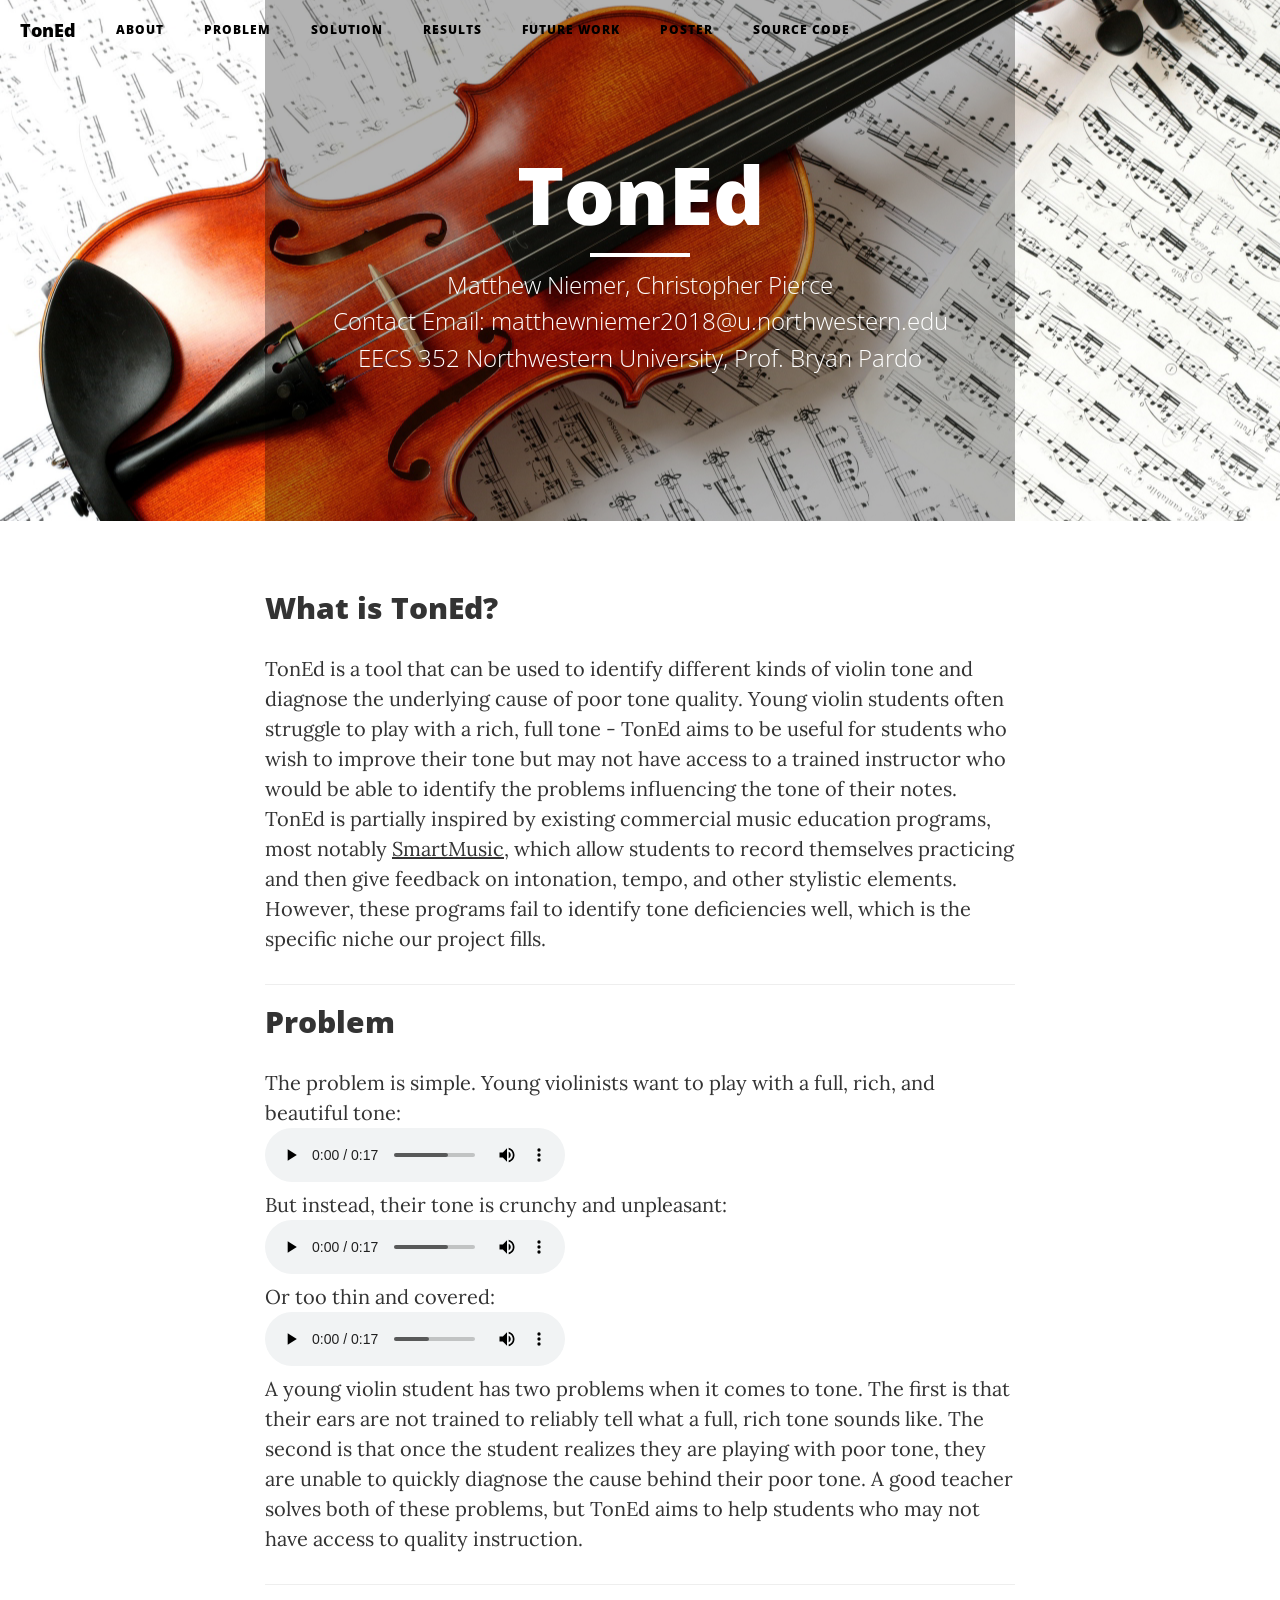
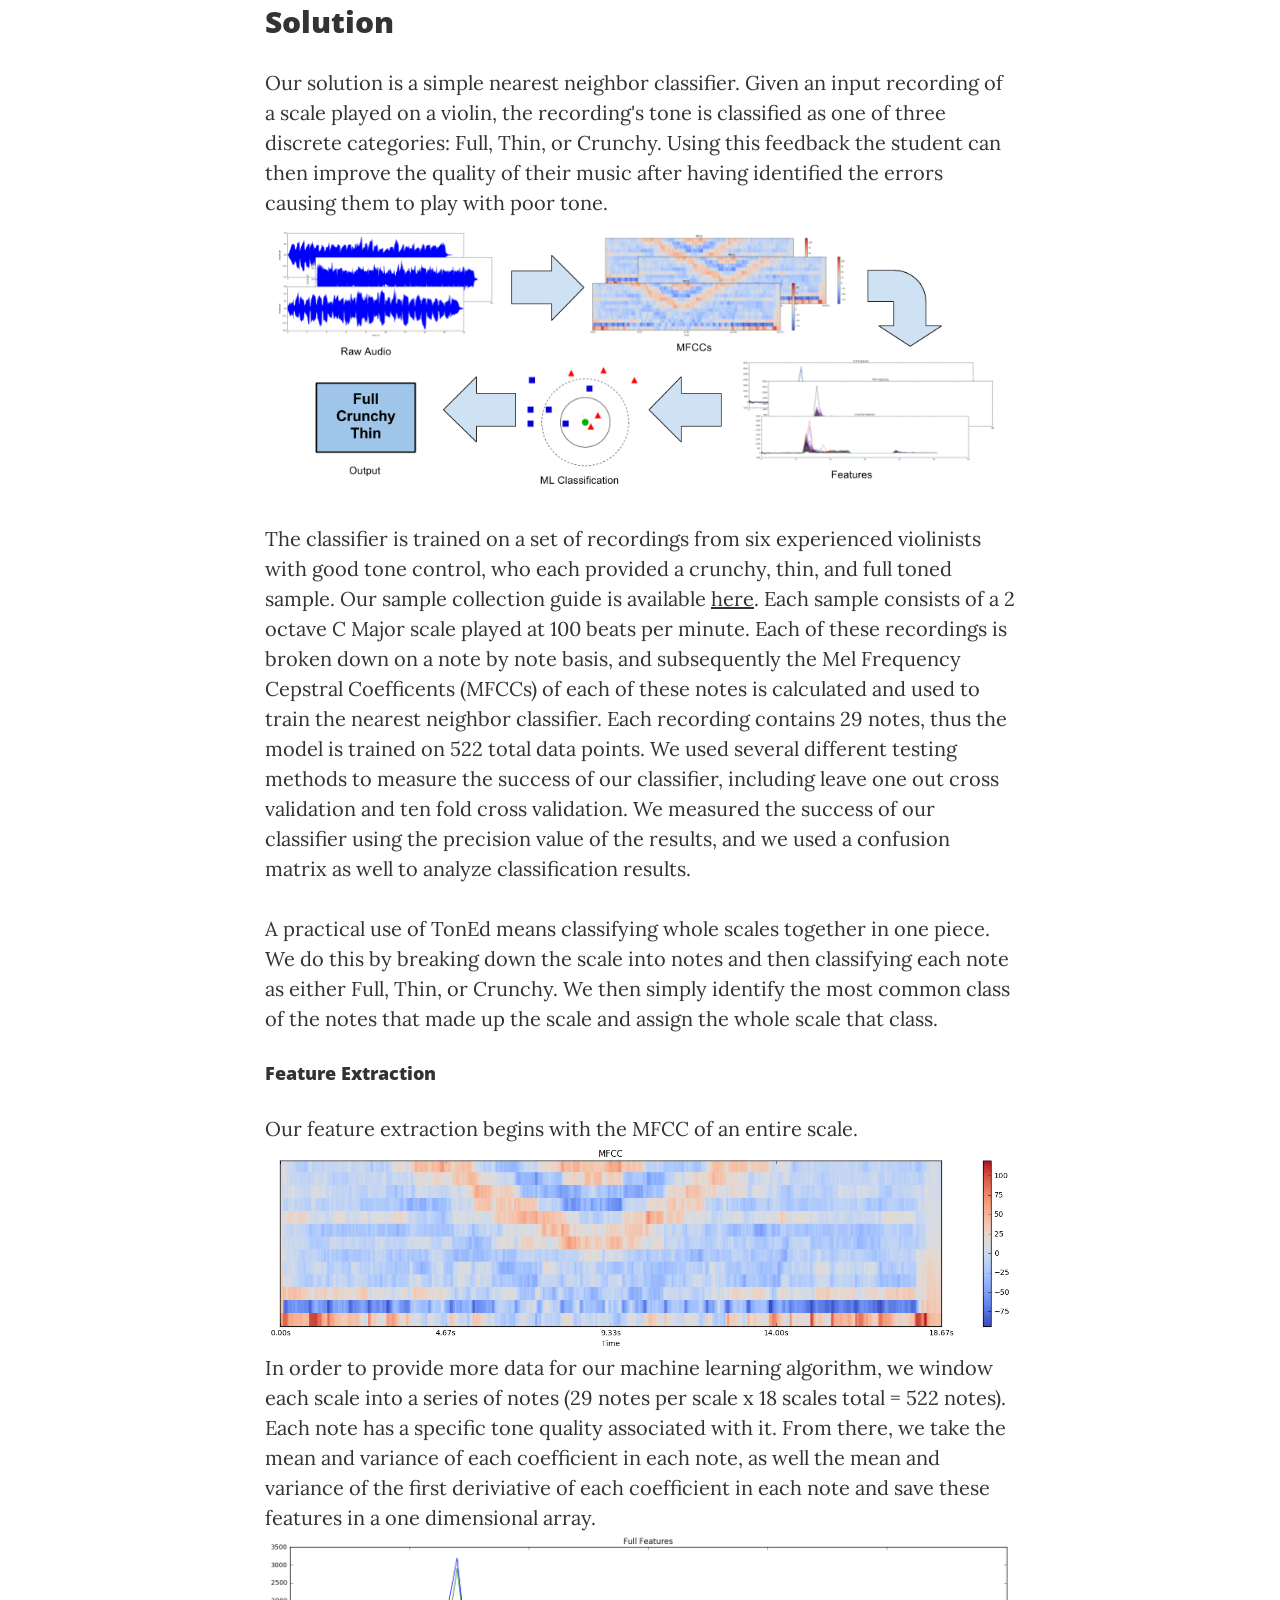
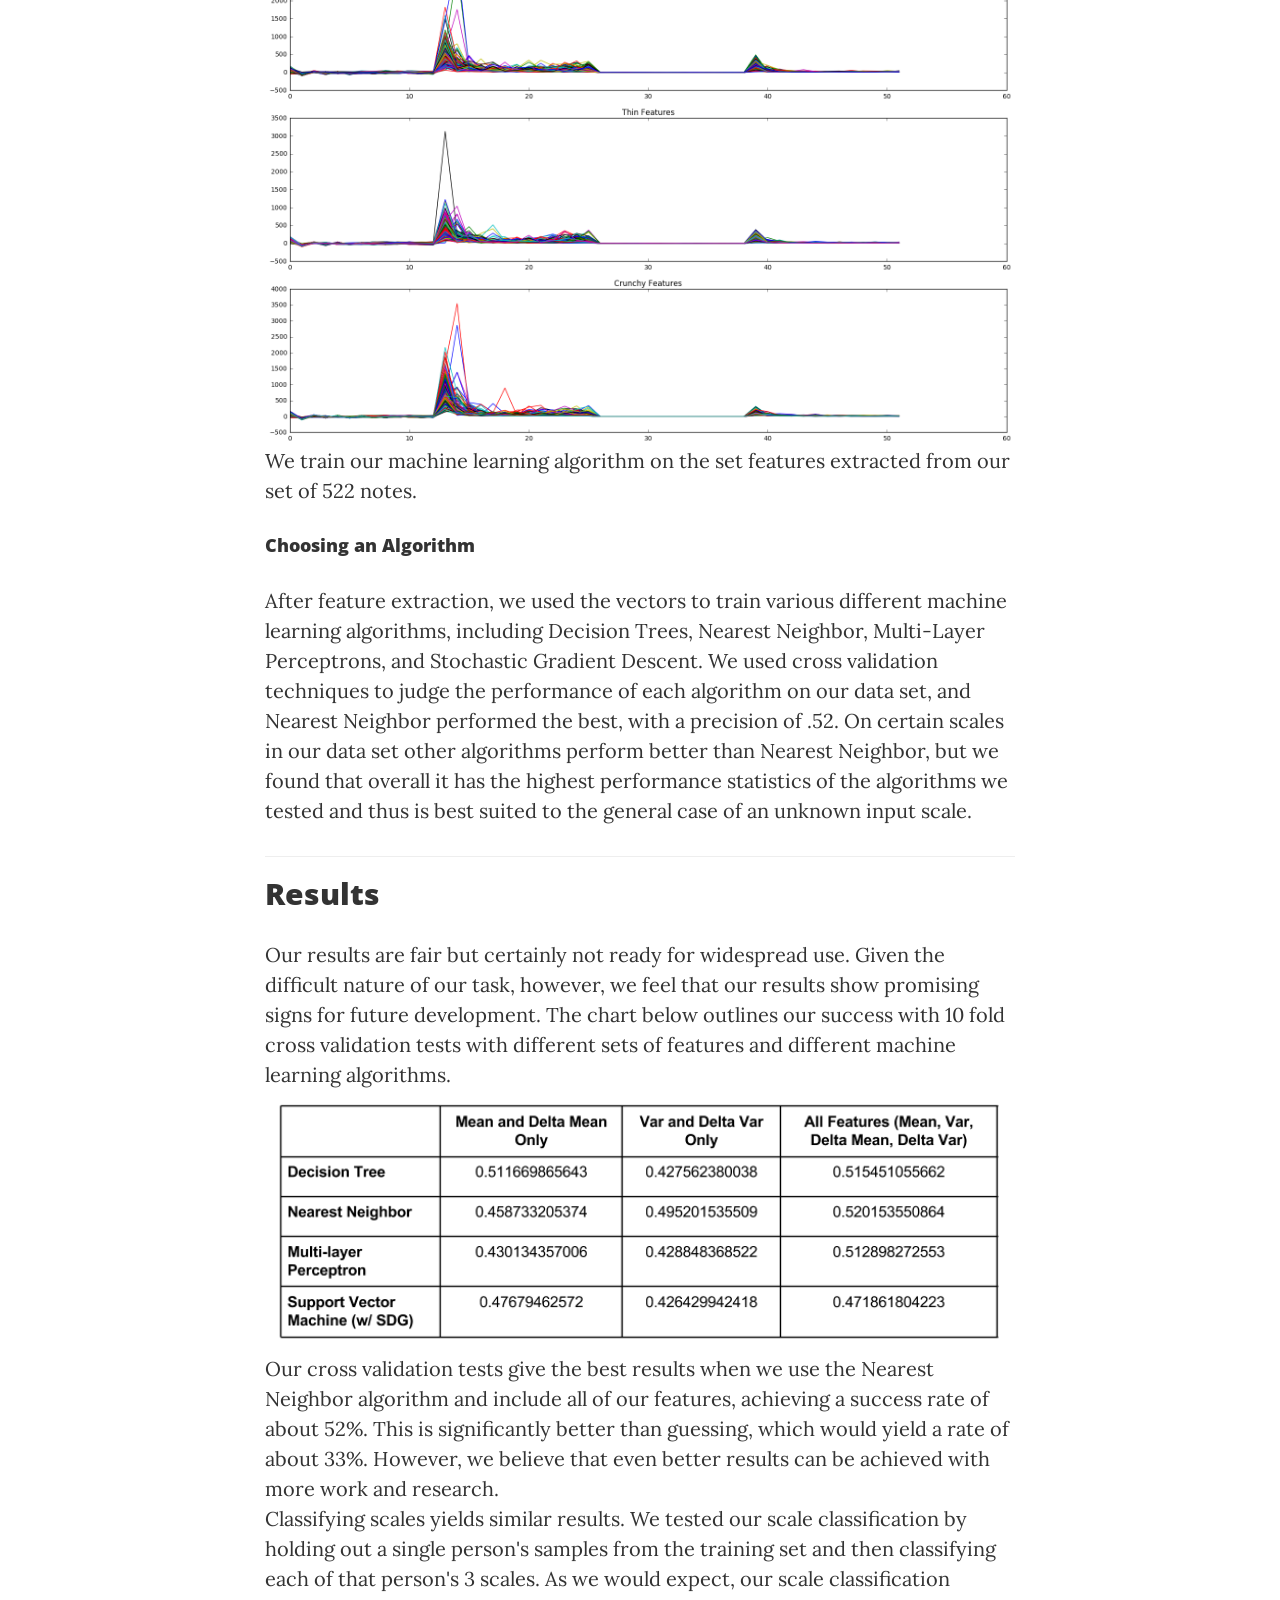
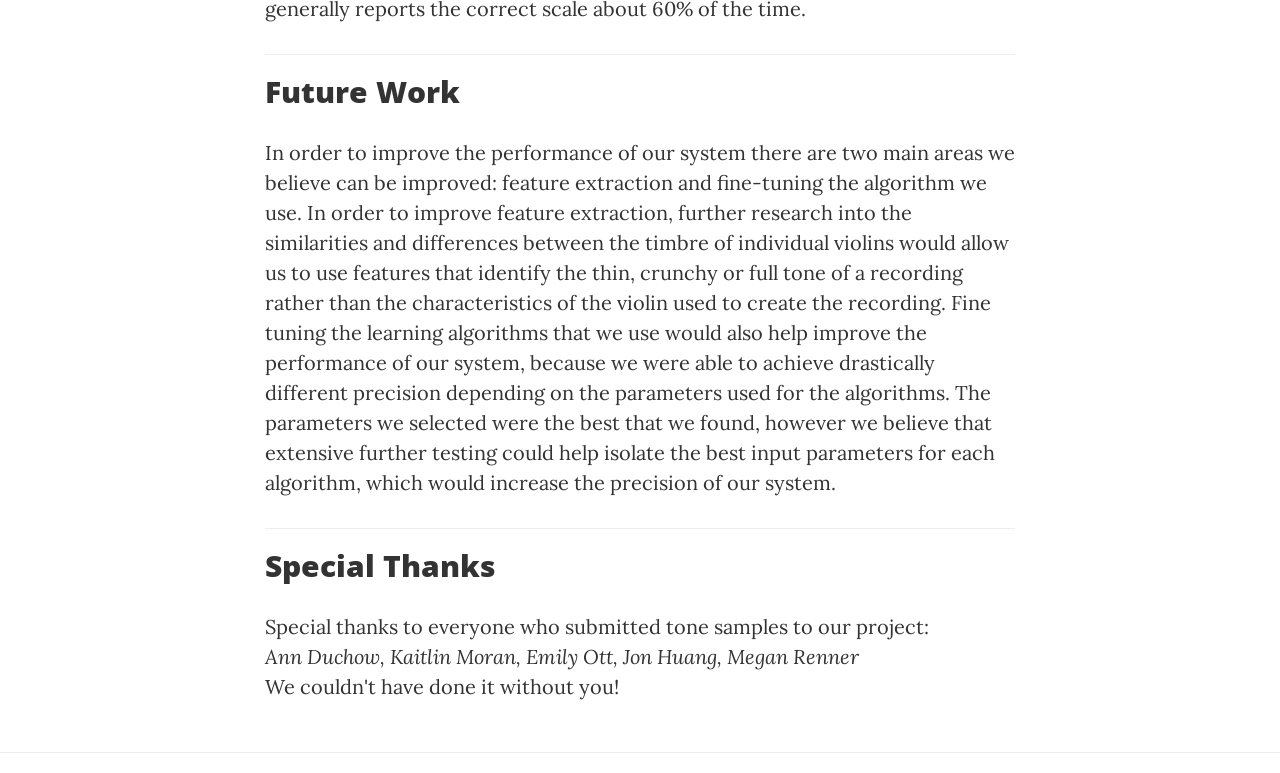
<file: Website/index.html>
<!DOCTYPE html>
<html lang="en">

<head>

    <meta charset="utf-8">
    <meta http-equiv="X-UA-Compatible" content="IE=edge">
    <meta name="viewport" content="width=device-width, initial-scale=1">
    <meta name="description" content="">
    <meta name="author" content="">

    <title>TonEd: EECS 352 WQ 2017</title>

    <!-- Bootstrap Core CSS -->
    <link href="vendor/bootstrap/css/bootstrap.min.css" rel="stylesheet">

    <!-- Theme CSS -->
    <link href="css/clean-blog.css" rel="stylesheet">

    <!-- Custom Fonts -->
    <link href="vendor/font-awesome/css/font-awesome.min.css" rel="stylesheet" type="text/css">
    <link href='https://fonts.googleapis.com/css?family=Lora:400,700,400italic,700italic' rel='stylesheet' type='text/css'>
    <link href='https://fonts.googleapis.com/css?family=Open+Sans:300italic,400italic,600italic,700italic,800italic,400,300,600,700,800' rel='stylesheet' type='text/css'>

    <!-- HTML5 Shim and Respond.js IE8 support of HTML5 elements and media queries -->
    <!-- WARNING: Respond.js doesn't work if you view the page via file:// -->
    <!--[if lt IE 9]>
        <script src="https://oss.maxcdn.com/libs/html5shiv/3.7.0/html5shiv.js"></script>
        <script src="https://oss.maxcdn.com/libs/respond.js/1.4.2/respond.min.js"></script>
    <![endif]-->

</head>

<body>
    <nav class="navbar navbar-default navbar-custom navbar-fixed-top">
        <div class="container-fluid">
            <!-- Brand and toggle get grouped for better mobile display -->
            <div class="navbar-header page-scroll">
                <button type="button" class="navbar-toggle" data-toggle="collapse" data-target="#bs-example-navbar-collapse-1">
                    <span class="sr-only">Toggle navigation</span>
                    Menu <i class="fa fa-bars"></i>
                </button>
                <a class="navbar-brand" href="index.html">TonEd</a>
            </div>

            <!-- Collect the nav links, forms, and other content for toggling -->
            <div class="collapse navbar-collapse" id="bs-example-navbar-collapse-1">
                <ul class="nav navbar-nav navbar-left">
                    <li>
                        <a href="#About">About</a>
                    </li>
                    <li>
                        <a href="#Problem">Problem</a>
                    </li>
                    <li>
                        <a href="#Solution">Solution</a>
                    </li>
                    <li>
                        <a href="#Results">Results</a>
                    </li>
                    <li>
                        <a href="#FutureWork">Future Work</a>
                    </li>
                    <li>
                        <a href="TonEdPoster.pdf">Poster</a>
                    </li>
                    <li>
                        <a href="https://github.com/mniemer/TonEd">Source Code</a>
                    </li>
                </ul>
            </div>
            <!-- /.navbar-collapse -->
        </div>
        <!-- /.container -->
    </nav>
    <!-- Page Header -->
    <!-- Set your background image for this header on the line below. -->
    <header class="intro-header" style="background-image: url('img/violin.jpg')">
        <div class="container">
            <div class="row">
                <div class="col-lg-8 col-lg-offset-2 col-md-10 col-md-offset-1">
                    <div class="site-heading">
                        <h1>TonEd</h1>
                        <hr class="small">
                        <span class="subheading">Matthew Niemer, Christopher Pierce</span>
                        <span class="subheading">Contact Email: matthewniemer2018@u.northwestern.edu</span>
                        <span class="subheading">EECS 352 Northwestern University, Prof. Bryan Pardo</span>
                    </div>
                </div>
            </div>
        </div>
    </header>

    <!-- Main Content -->
    <div class="container">
        <div class="row">
            <div class="col-lg-8 col-lg-offset-2 col-md-10 col-md-offset-1">
                <div class="post-preview">
                    <h2 class="post-title" id="About">
                        What is TonEd?
                    </h2>
                    <p> TonEd is a tool that can be used to identify different kinds of violin tone and diagnose the underlying cause of poor tone quality. Young violin students often struggle to play with a rich, full tone - TonEd aims to be useful for students who wish to improve their tone but may not have access to a trained instructor who would be able to identify the problems influencing the tone of their notes. TonEd is partially inspired by existing commercial music education programs, most notably <a href="http://smartmusic.com">SmartMusic</a>, which allow students to record themselves practicing and then give feedback on intonation, tempo, and other stylistic elements. However, these programs fail to identify tone deficiencies well, which is the specific niche our project fills. </p>
                </div>
                <hr>
                 <div class="post-preview">
                    <h2 class="post-title" id="Problem">
                        Problem

                    </h2>
                    <p> The problem is simple. Young violinists want to play with a full, rich, and beautiful tone:
                    <br>
                    <audio controls>
                    <source src = "../samples/MeganRenner_Full.wav" type = "audio/wav">
                    </audio>
                    <br>
                    But instead, their tone is crunchy and unpleasant:
                    <br>
                    <audio controls>
                    <source src = "../samples/JonHuang_Crunchy.wav" type = "audio/wav">
                    </audio>
                    <br>
                    Or too thin and covered:
                    <br>
                    <audio controls>
                    <source src = "../samples/JonHuang_Thin.wav" type = "audio/wav">
                    </audio>
                    <br>
                    A young violin student has two problems when it comes to tone. The first is that their ears are not trained to reliably tell what a full, rich tone sounds like. The second is that once the student realizes they are playing with poor tone, they are unable to quickly diagnose the cause behind their poor tone. A good teacher solves both of these problems, but TonEd aims to help students who may not have access to quality instruction.
                    </p>
                </div>
                <hr>
                <div class="post-preview">
                    <h2 class="post-title" id="Solution">
                        Solution
                    </h2>
                    <p> Our solution is a simple nearest neighbor classifier. Given an input recording of a scale played on a violin, the recording's tone is classified as one of three discrete categories: Full, Thin, or Crunchy. Using this feedback the student can then improve the quality of their music after having identified the errors causing them to play with poor tone. 
                    <img src='img/flowchart.png' style='width: 100%; height: auto'>
                    </p>
                    <p>
                    The classifier is trained on a set of recordings from six experienced violinists with good tone control, who each provided a crunchy, thin, and full toned sample. Our sample collection guide is available <a href="TonEdSampleCollection.pdf">here</a>. Each sample consists of a 2 octave C Major scale played at 100 beats per minute. Each of these recordings is broken down on a note by note basis, and subsequently the Mel Frequency Cepstral Coefficents (MFCCs) of each of these notes is calculated and used to train the nearest neighbor classifier. Each recording contains 29 notes, thus the model is trained on 522 total data points. We used several different testing methods to measure the success of our classifier, including leave one out cross validation and ten fold cross validation. We measured the success of our classifier using the precision value of the results, and we used a confusion matrix as well to analyze classification results.
                    </p>
                    <p>
                    A practical use of TonEd means classifying whole scales together in one piece. We do this by breaking down the scale into notes and then classifying each note as either Full, Thin, or Crunchy. We then simply identify the most common class of the notes that made up the scale and assign the whole scale that class.
                    </p>
                    <h4>
                    Feature Extraction
                    </h4>
                    <p>
                    Our feature extraction begins with the MFCC of an entire scale.
                    <img src='img/MFCC.png' style='width: 100%; height: auto'>
                    In order to provide more data for our machine learning algorithm, we window each scale into a series of notes (29 notes per scale x 18 scales total = 522 notes). Each note has a specific tone quality associated with it. From there, we take the mean and variance of each coefficient in each note, as well the mean and variance of the first deriviative of each coefficient in each note and save these features in a one dimensional array.
                    <img src='img/full_features.png' style='width: 100%; height: auto'>
                    <img src='img/thin_features.png' style='width: 100%; height: auto'>
                    <img src='img/crunchy_features.png' style='width: 100%; height: auto'>
                    We train our machine learning algorithm on the set features extracted from our set of 522 notes.
                    </p>
                    <h4>
                    Choosing an Algorithm
                    </h4>
                    <p>
                    After feature extraction, we used the vectors to train various different machine learning algorithms, including Decision Trees, Nearest Neighbor, Multi-Layer Perceptrons, and Stochastic Gradient Descent. We used cross validation techniques to judge the performance of each algorithm on our data set, and Nearest Neighbor performed the best, with a precision of .52. On certain scales in our data set other algorithms perform better than Nearest Neighbor, but we found that overall it has the highest performance statistics of the algorithms we tested and thus is best suited to the general case of an unknown input scale. 
                    </p>

                </div>
                <hr>
                <div class="post-preview">
                    <h2 class="post-title" id="Results">
                        Results
                    </h2>
                    <p> Our results are fair but certainly not ready for widespread use. Given the difficult nature of our task, however, we feel that our results show promising signs for future development. The chart below outlines our success with 10 fold cross validation tests with different sets of features and different machine learning algorithms.
                    <img src='img/results.png' style='width: 100%; height: auto'>
                    Our cross validation tests give the best results when we use the Nearest Neighbor algorithm and include all of our features, achieving a success rate of about 52%. This is significantly better than guessing, which would yield a rate of about 33%. However, we believe that even better results can be achieved with more work and research.
                    <br>
                    Classifying scales yields similar results. We tested our scale classification by holding out a single person's samples from the training set and then classifying each of that person's 3 scales. As we would expect, our scale classification generally reports the correct scale about 60% of the time.
                    </p>
                </div>
                <hr>
                <div class="post-preview">
                    <h2 class="post-title" id="FutureWork">
                        Future Work
                    </h2>
                    <p> In order to improve the performance of our system there are two main areas we believe can be improved: feature extraction and fine-tuning the algorithm we use. In order to improve feature extraction, further research into the similarities and differences between the timbre of individual violins would allow us to use features that identify the thin, crunchy or full tone of a recording rather than the characteristics of the violin used to create the recording. Fine tuning the learning algorithms that we use would also help improve the performance of our system, because we were able to achieve drastically different precision depending on the parameters used for the algorithms. The parameters we selected were the best that we found, however we believe that extensive further testing could help isolate the best input parameters for each algorithm, which would increase the precision of our system. 
                    </p>
                </div>
                <hr>
                <div class="post-preview">
                    <h2 class="post-title" id="SpecialThanks">
                        Special Thanks
                    </h2>
                    <p>
                    Special thanks to everyone who submitted tone samples to our project: <br>
                    <i>Ann Duchow, Kaitlin Moran, Emily Ott, Jon Huang, Megan Renner</i>
                    <br>
                    We couldn't have done it without you!
                    </p>
                </div>

            </div>
        </div>
    </div>

    <hr>

    <!-- jQuery -->
    <script src="vendor/jquery/jquery.min.js"></script>

    <!-- Bootstrap Core JavaScript -->
    <script src="vendor/bootstrap/js/bootstrap.min.js"></script>

    <!-- Contact Form JavaScript -->
    <script src="js/jqBootstrapValidation.js"></script>
    <script src="js/contact_me.js"></script>

    <!-- Theme JavaScript -->
    <script src="js/clean-blog.min.js"></script>

</body>

</html>
</file>
<file: Website/css/clean-blog.css>
/*!
 * Start Bootstrap - Clean Blog v3.3.7+1 (http://startbootstrap.com/template-overviews/clean-blog)
 * Copyright 2013-2017 Start Bootstrap
 * Licensed under MIT (https://github.com/BlackrockDigital/startbootstrap/blob/gh-pages/LICENSE)
 */
body {
  font-family: 'Lora', 'Times New Roman', serif;
  font-size: 20px;
  color: #333333;
}
p {
  line-height: 1.5;
  margin: 30px 0;
}
p a {
  text-decoration: underline;
}
h1,
h2,
h3,
h4,
h5,
h6 {
  font-family: 'Open Sans', 'Helvetica Neue', Helvetica, Arial, sans-serif;
  font-weight: 800;
}
a {
  color: #333333;
}
a:hover,
a:focus {
  color: #0085A1;
}
a img:hover,
a img:focus {
  cursor: zoom-in;
}
blockquote {
  color: #777777;
  font-style: italic;
}
hr.small {
  max-width: 100px;
  margin: 15px auto;
  border-width: 4px;
  border-color: white;
}
.navbar-custom {
  position: absolute;
  top: 0;
  left: 0;
  width: 100%;
  z-index: 3;
  font-family: 'Open Sans', 'Helvetica Neue', Helvetica, Arial, sans-serif;
}
.navbar-custom .navbar-brand {
  font-weight: 800;
}
.navbar-custom .navbar-header .navbar-toggle {
  color: black;
  font-weight: 800;
  text-transform: uppercase;
  font-size: 12px;
}
.navbar-custom .nav li a {
  text-transform: uppercase;
  font-size: 12px;
  font-weight: 800;
  letter-spacing: 1px;
}
@media only screen and (min-width: 768px) {
  .navbar-custom {
    background: transparent;
    border-bottom: 1px solid transparent;
  }
  .navbar-custom .navbar-brand {
    color: black;
    padding: 20px;
  }
  .navbar-custom .navbar-brand:hover,
  .navbar-custom .navbar-brand:focus {
    color: gray;
  }
  .navbar-custom .nav li a {
    color: black;
    padding: 20px;
  }
  .navbar-custom .nav li a:hover,
  .navbar-custom .nav li a:focus {
    color: gray;
  }
  .navbar-custom .nav li ul.dropdown-menu a {
    color: #333333;
  }
  .navbar-custom .nav li ul.dropdown-menu a:hover,
  .navbar-custom .nav li ul.dropdown-menu a:focus {
    color: gray;
  }
}
@media only screen and (min-width: 1170px) {
  .navbar-custom {
    -webkit-transition: background-color 0.3s;
    -moz-transition: background-color 0.3s;
    transition: background-color 0.3s;
    /* Force Hardware Acceleration in WebKit */
    -webkit-transform: translate3d(0, 0, 0);
    -moz-transform: translate3d(0, 0, 0);
    -ms-transform: translate3d(0, 0, 0);
    -o-transform: translate3d(0, 0, 0);
    transform: translate3d(0, 0, 0);
    -webkit-backface-visibility: hidden;
    backface-visibility: hidden;
  }
  .navbar-custom.is-fixed {
    /* when the user scrolls down, we hide the header right above the viewport */
    position: fixed;
    top: -61px;
    background-color: rgba(255, 255, 255, 0.9);
    border-bottom: 1px solid #f2f2f2;
    -webkit-transition: -webkit-transform 0.3s;
    -moz-transition: -moz-transform 0.3s;
    transition: transform 0.3s;
  }
  .navbar-custom.is-fixed .navbar-brand {
    color: #333333;
  }
  .navbar-custom.is-fixed .navbar-brand:hover,
  .navbar-custom.is-fixed .navbar-brand:focus {
    color: gray;
  }
  .navbar-custom.is-fixed .nav li a {
    color: #333333;
  }
  .navbar-custom.is-fixed .nav li a:hover,
  .navbar-custom.is-fixed .nav li a:focus {
    color: gray;
  }
  .navbar-custom.is-visible {
    /* if the user changes the scrolling direction, we show the header */
    -webkit-transform: translate3d(0, 100%, 0);
    -moz-transform: translate3d(0, 100%, 0);
    -ms-transform: translate3d(0, 100%, 0);
    -o-transform: translate3d(0, 100%, 0);
    transform: translate3d(0, 100%, 0);
  }
}
.intro-header {
  background-color: #777777;
  background: no-repeat center center;
  background-attachment: scroll;
  -webkit-background-size: cover;
  -moz-background-size: cover;
  background-size: cover;
  -o-background-size: cover;
  margin-bottom: 50px;
}
.intro-header .site-heading,
.intro-header .post-heading,
.intro-header .page-heading {
  padding: 100px 0 50px;
  color: white;
  background-color: rgba(0,0,0,0.3);

}
@media only screen and (min-width: 768px) {
  .intro-header .site-heading,
  .intro-header .post-heading,
  .intro-header .page-heading {
    padding: 150px 0;
  }
}
.intro-header .site-heading,
.intro-header .page-heading {
  text-align: center;
}
.intro-header .site-heading h1,
.intro-header .page-heading h1 {
  margin-top: 0;
  font-size: 50px;
}
.intro-header .site-heading .subheading,
.intro-header .page-heading .subheading {
  font-size: 24px;
  line-height: 1.1;
  display: block;
  font-family: 'Open Sans', 'Helvetica Neue', Helvetica, Arial, sans-serif;
  font-weight: 300;
  margin: 10px 0 0;
}
@media only screen and (min-width: 768px) {
  .intro-header .site-heading h1,
  .intro-header .page-heading h1 {
    font-size: 80px;
  }
}
.intro-header .post-heading h1 {
  font-size: 35px;
}
.intro-header .post-heading .subheading,
.intro-header .post-heading .meta {
  line-height: 1.1;
  display: block;
}
.intro-header .post-heading .subheading {
  font-family: 'Open Sans', 'Helvetica Neue', Helvetica, Arial, sans-serif;
  font-size: 24px;
  margin: 10px 0 30px;
  font-weight: 600;
}
.intro-header .post-heading .meta {
  font-family: 'Lora', 'Times New Roman', serif;
  font-style: italic;
  font-weight: 300;
  font-size: 20px;
}
.intro-header .post-heading .meta a {
  color: white;
}
@media only screen and (min-width: 768px) {
  .intro-header .post-heading h1 {
    font-size: 55px;
  }
  .intro-header .post-heading .subheading {
    font-size: 30px;
  }
}
.post-preview > a {
  color: #333333;
}
.post-preview > a:hover,
.post-preview > a:focus {
  text-decoration: none;
  color: #0085A1;
}
.post-preview > a > .post-title {
  font-size: 30px;
  margin-top: 30px;
  margin-bottom: 10px;
}
.post-preview > a > .post-subtitle {
  margin: 0;
  font-weight: 300;
  margin-bottom: 10px;
}
.post-preview > .post-meta {
  color: #777777;
  font-size: 18px;
  font-style: italic;
  margin-top: 0;
}
.post-preview > .post-meta > a {
  text-decoration: none;
  color: #333333;
}
.post-preview > .post-meta > a:hover,
.post-preview > .post-meta > a:focus {
  color: #0085A1;
  text-decoration: underline;
}
@media only screen and (min-width: 768px) {
  .post-preview > a > .post-title {
    font-size: 36px;
  }
}
.section-heading {
  font-size: 36px;
  margin-top: 60px;
  font-weight: 700;
}
.caption {
  text-align: center;
  font-size: 14px;
  padding: 10px;
  font-style: italic;
  margin: 0;
  display: block;
  border-bottom-right-radius: 5px;
  border-bottom-left-radius: 5px;
}
footer {
  padding: 50px 0 65px;
}
footer .list-inline {
  margin: 0;
  padding: 0;
}
footer .copyright {
  font-size: 14px;
  text-align: center;
  margin-bottom: 0;
}
.floating-label-form-group {
  font-size: 14px;
  position: relative;
  margin-bottom: 0;
  padding-bottom: 0.5em;
  border-bottom: 1px solid #eeeeee;
}
.floating-label-form-group input,
.floating-label-form-group textarea {
  z-index: 1;
  position: relative;
  padding-right: 0;
  padding-left: 0;
  border: none;
  border-radius: 0;
  font-size: 1.5em;
  background: none;
  box-shadow: none !important;
  resize: none;
}
.floating-label-form-group label {
  display: block;
  z-index: 0;
  position: relative;
  top: 2em;
  margin: 0;
  font-size: 0.85em;
  line-height: 1.764705882em;
  vertical-align: middle;
  vertical-align: baseline;
  opacity: 0;
  -webkit-transition: top 0.3s ease,opacity 0.3s ease;
  -moz-transition: top 0.3s ease,opacity 0.3s ease;
  -ms-transition: top 0.3s ease,opacity 0.3s ease;
  transition: top 0.3s ease,opacity 0.3s ease;
}
.floating-label-form-group::not(:first-child) {
  padding-left: 14px;
  border-left: 1px solid #eeeeee;
}
.floating-label-form-group-with-value label {
  top: 0;
  opacity: 1;
}
.floating-label-form-group-with-focus label {
  color: #0085A1;
}
form .row:first-child .floating-label-form-group {
  border-top: 1px solid #eeeeee;
}
.btn {
  font-family: 'Open Sans', 'Helvetica Neue', Helvetica, Arial, sans-serif;
  text-transform: uppercase;
  font-size: 14px;
  font-weight: 800;
  letter-spacing: 1px;
  border-radius: 0;
  padding: 15px 25px;
}
.btn-lg {
  font-size: 16px;
  padding: 25px 35px;
}
.btn-default:hover,
.btn-default:focus {
  background-color: #0085A1;
  border: 1px solid #0085A1;
  color: white;
}
.pager {
  margin: 20px 0 0;
}
.pager li > a,
.pager li > span {
  font-family: 'Open Sans', 'Helvetica Neue', Helvetica, Arial, sans-serif;
  text-transform: uppercase;
  font-size: 14px;
  font-weight: 800;
  letter-spacing: 1px;
  padding: 15px 25px;
  background-color: white;
  border-radius: 0;
}
.pager li > a:hover,
.pager li > a:focus {
  color: white;
  background-color: #0085A1;
  border: 1px solid #0085A1;
}
.pager .disabled > a,
.pager .disabled > a:hover,
.pager .disabled > a:focus,
.pager .disabled > span {
  color: #777777;
  background-color: #333333;
  cursor: not-allowed;
}
::-moz-selection {
  color: white;
  text-shadow: none;
  background: #0085A1;
}
::selection {
  color: white;
  text-shadow: none;
  background: #0085A1;
}
img::selection {
  color: white;
  background: transparent;
}
img::-moz-selection {
  color: white;
  background: transparent;
}
body {
  -webkit-tap-highlight-color: #0085A1;
}
</file>
